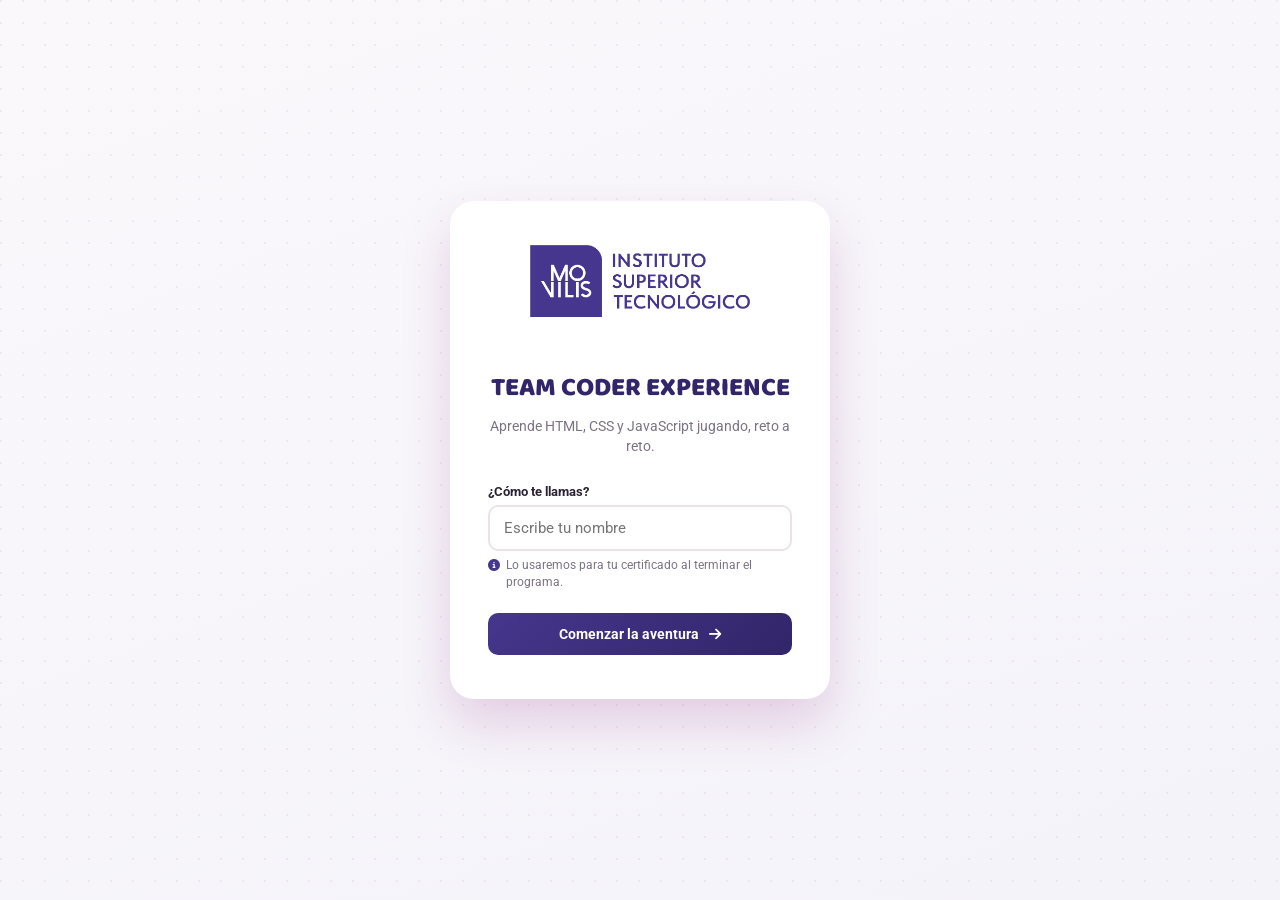
<file: index.html>
<!DOCTYPE html>
<html lang="es">

<head>
  <meta charset="UTF-8">
  <meta name="viewport" content="width=device-width, initial-scale=1.0">
  <title>TEAM CODER EXPERIENCE - Mis Niveles</title>
  <link rel="preconnect" href="https://fonts.googleapis.com">
  <link
    href="https://fonts.googleapis.com/css2?family=Baloo+2:wght@500;600;700;800&family=Roboto:wght@400;500;700&display=swap"
    rel="stylesheet">
  <link rel="stylesheet" href="https://cdnjs.cloudflare.com/ajax/libs/font-awesome/6.5.1/css/all.min.css">
  <link rel="stylesheet" href="styles.css">
</head>

<body class="pagina-niveles">

  <button class="boton-hamburguesa" id="botonHamburguesa" aria-label="Abrir menú">
    <i class="fa-solid fa-bars"></i>
  </button>

  <div class="contenedor-app">
    <aside class="menu-lateral" id="menuLateral">
      <div class="menu-lateral__logo">
        <img src="Logo Movilis Outline.png" alt="Movilis" class="logo-movilis logo-movilis--claro">
        <img src="Logo Movilis Outline Amarillo.png" alt="Movilis" class="logo-movilis logo-movilis--oscuro">
        <span class="logo-marca"><i class="fa-solid fa-code"></i></span>
        <span class="logo-texto">TEAM CODER EXPERIENCE</span>
      </div>

      <nav class="menu-lateral__nav">
        <a href="#" class="enlace-menu enlace-menu--activo" data-vista="niveles">
          <i class="fa-solid fa-route enlace-menu__icono"></i>
          <span>Mis Niveles</span>
        </a>
        <a href="perfil.html" class="enlace-menu" data-vista="perfil">
          <i class="fa-solid fa-user enlace-menu__icono"></i>
          <span>Perfil</span>
        </a>
        <a href="configuracion.html" class="enlace-menu" data-vista="configuracion">
          <i class="fa-solid fa-gear enlace-menu__icono"></i>
          <span>Configuración</span>
        </a>
        <a href="ayuda.html" class="enlace-menu" data-vista="ayuda">
          <i class="fa-solid fa-circle-question enlace-menu__icono"></i>
          <span>Ayuda</span>
        </a>
      </nav>

      <a href="#" class="enlace-menu enlace-menu--salir" data-vista="salir">
        <i class="fa-solid fa-right-from-bracket enlace-menu__icono"></i>
        <span>Cerrar Sesión</span>
      </a>
    </aside>

    <div class="fondo-menu" id="fondoMenu"></div>

    <main class="contenido-principal">
      <header class="encabezado-niveles">
        <div>
          <h1>Mis Niveles</h1>
          <p class="encabezado-niveles__subtitulo" id="textoSaludoJugador">Sigue el sendero y desbloquea cada nivel</p>
        </div>
        <div class="insignia-nivel-usuario">
          <div class="insignia-nivel-usuario__circulo"><span id="textoNivelUsuario">1</span></div>
          <div class="insignia-nivel-usuario__info">
            <span class="insignia-nivel-usuario__etiqueta">Nivel de usuario</span>
            <div class="barra-progreso barra-progreso--mini">
              <div class="barra-progreso__relleno" id="barraXpUsuario" style="width: 0%"></div>
            </div>
            <span class="insignia-nivel-usuario__xp" id="textoXpUsuario">0 / 1500 XP</span>
          </div>
        </div>
      </header>

      <div class="contenedor-sendero">
        <svg class="sendero__lineas" id="senderoLineas"></svg>
        <div class="sendero" id="sendero"></div>
      </div>
    </main>
  </div>

  <div class="popover-nivel" id="popoverNivel"></div>


  <script src="preferencias.js"></script>
  <script src="niveles-datos.js"></script>
  <script src="retos-datos.js"></script>
  <script src="progreso.js"></script>
  <script src="menu.js"></script>
  <script src="script.js"></script>
</body>

</html>
</file>
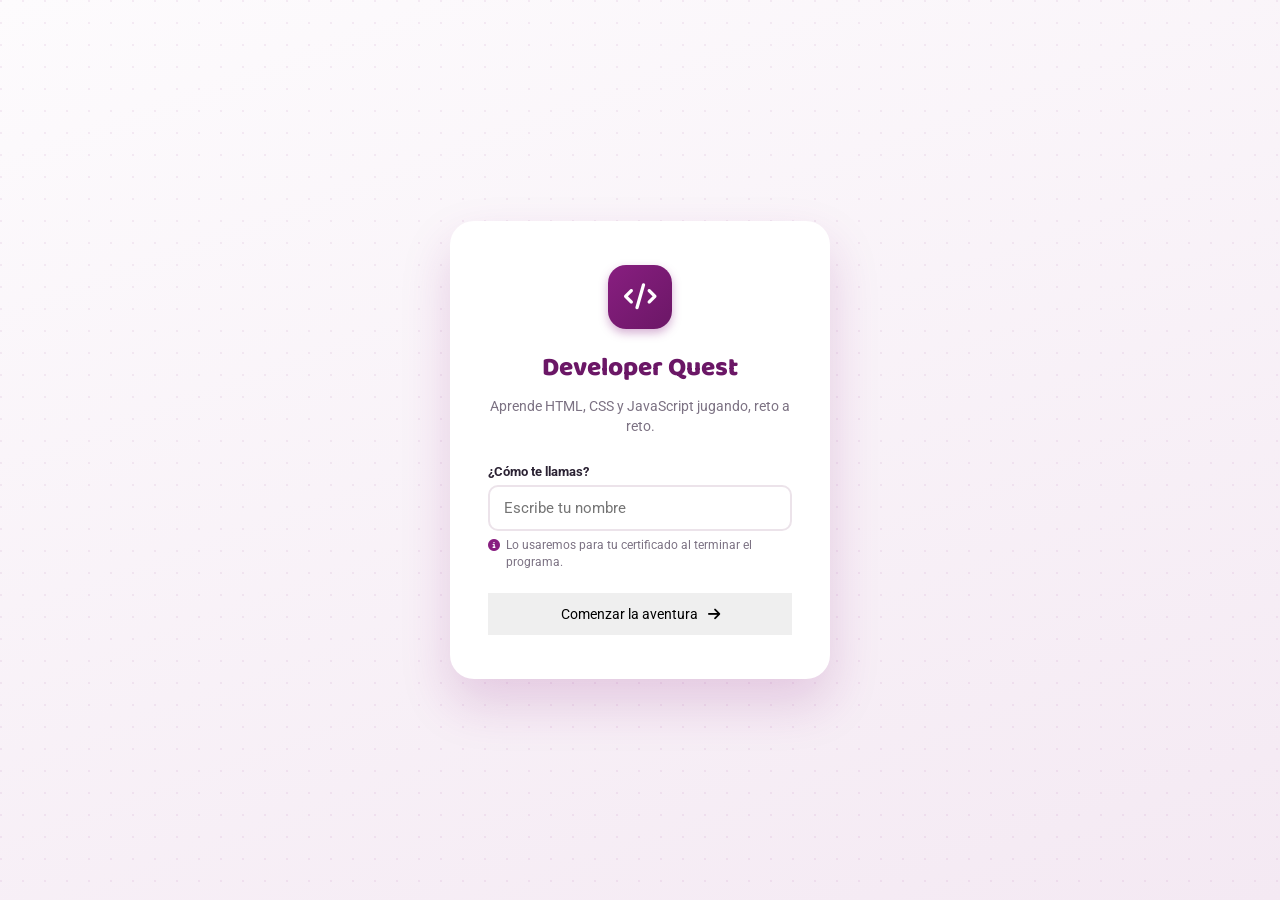
<file: Carrera de desarrollo/Prueba 1/index.html>
<!DOCTYPE html>
<html lang="es">
<head>
  <meta charset="UTF-8">
  <meta name="viewport" content="width=device-width, initial-scale=1.0">
  <title>Developer Quest - Mis Niveles</title>
  <link rel="preconnect" href="https://fonts.googleapis.com">
  <link href="https://fonts.googleapis.com/css2?family=Baloo+2:wght@500;600;700;800&family=Roboto:wght@400;500;700&display=swap" rel="stylesheet">
  <link rel="stylesheet" href="https://cdnjs.cloudflare.com/ajax/libs/font-awesome/6.5.1/css/all.min.css">
  <link rel="stylesheet" href="styles.css">
</head>
<body>

  <button class="boton-hamburguesa" id="botonHamburguesa" aria-label="Abrir menú">
    <i class="fa-solid fa-bars"></i>
  </button>

  <div class="contenedor-app">
    <aside class="menu-lateral" id="menuLateral">
      <div class="menu-lateral__logo">
        <span class="logo-marca"><i class="fa-solid fa-code"></i></span>
        <span class="logo-texto">Developer Quest</span>
      </div>

      <nav class="menu-lateral__nav">
        <a href="#" class="enlace-menu" data-vista="inicio">
          <i class="fa-solid fa-house enlace-menu__icono"></i>
          <span>Inicio</span>
        </a>
        <a href="#" class="enlace-menu enlace-menu--activo" data-vista="niveles">
          <i class="fa-solid fa-route enlace-menu__icono"></i>
          <span>Mis Niveles</span>
        </a>
        <a href="#" class="enlace-menu" data-vista="medallas">
          <i class="fa-solid fa-medal enlace-menu__icono"></i>
          <span>Medallas</span>
        </a>
        <a href="#" class="enlace-menu" data-vista="perfil">
          <i class="fa-solid fa-user enlace-menu__icono"></i>
          <span>Perfil</span>
        </a>
        <a href="#" class="enlace-menu" data-vista="configuracion">
          <i class="fa-solid fa-gear enlace-menu__icono"></i>
          <span>Configuración</span>
        </a>
      </nav>

      <a href="#" class="enlace-menu enlace-menu--salir" data-vista="salir">
        <i class="fa-solid fa-right-from-bracket enlace-menu__icono"></i>
        <span>Cerrar Sesión</span>
      </a>
    </aside>

    <div class="fondo-menu" id="fondoMenu"></div>

    <main class="contenido-principal">
      <header class="encabezado-niveles">
        <div>
          <h1>Mis Niveles</h1>
          <p class="encabezado-niveles__subtitulo" id="textoSaludoJugador">Sigue el sendero y desbloquea cada nivel</p>
        </div>
        <div class="campo-busqueda">
          <i class="fa-solid fa-magnifying-glass"></i>
          <input type="text" id="entradaBusqueda" placeholder="Buscar nivel...">
        </div>
      </header>

      <div class="contenedor-sendero">
        <svg class="sendero__lineas" id="senderoLineas"></svg>
        <div class="sendero" id="sendero"></div>
      </div>
    </main>
  </div>

  <div class="popover-nivel" id="popoverNivel"></div>

  <script src="niveles-datos.js"></script>
  <script src="retos-datos.js"></script>
  <script src="script.js"></script>
</body>
</html>
</file>
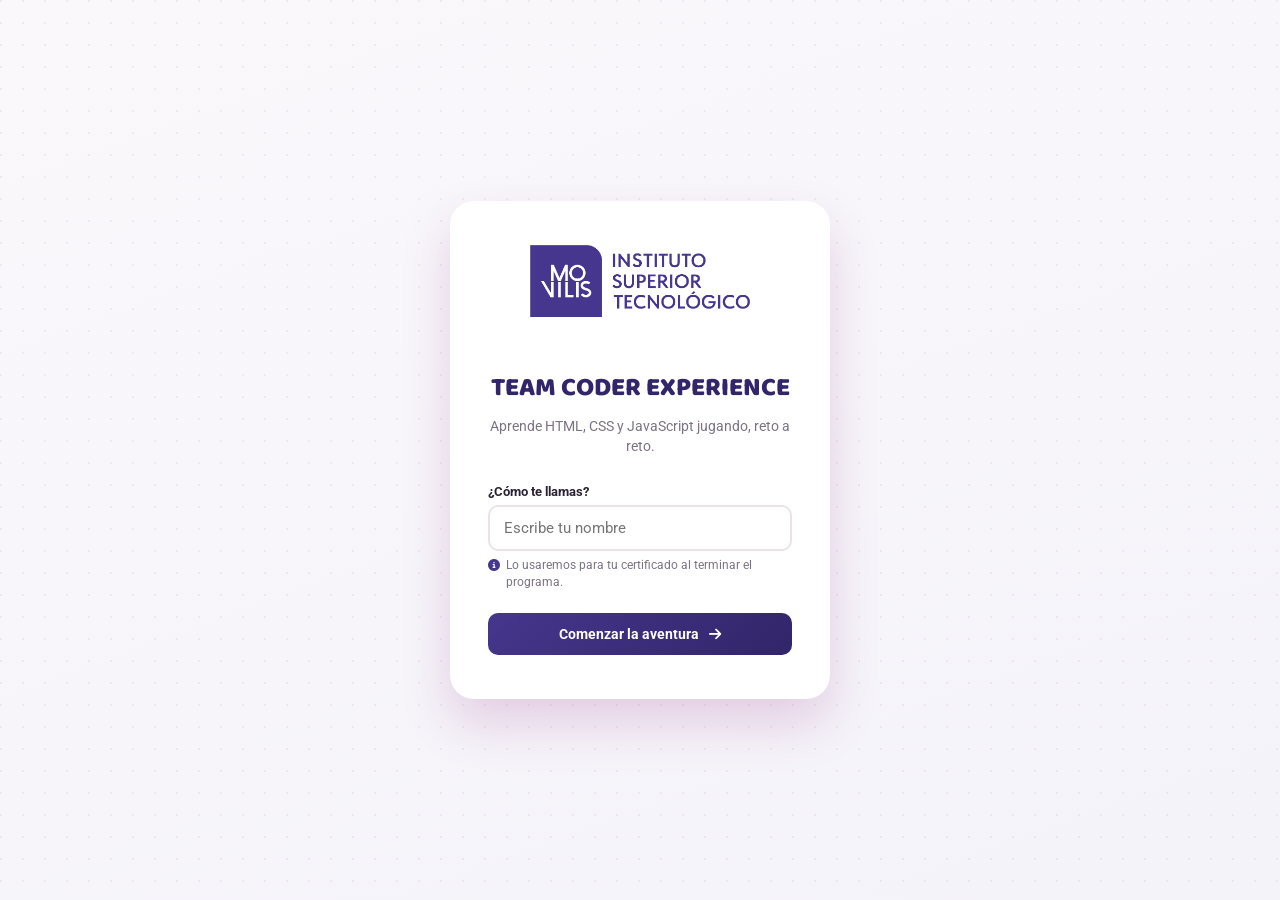
<file: ayuda.html>
<!DOCTYPE html>
<html lang="es">

<head>
  <meta charset="UTF-8">
  <meta name="viewport" content="width=device-width, initial-scale=1.0">
  <title>TEAM CODER EXPERIENCE - Ayuda</title>
  <link rel="preconnect" href="https://fonts.googleapis.com">
  <link
    href="https://fonts.googleapis.com/css2?family=Baloo+2:wght@500;600;700;800&family=Roboto:wght@400;500;700&display=swap"
    rel="stylesheet">
  <link rel="stylesheet" href="https://cdnjs.cloudflare.com/ajax/libs/font-awesome/6.5.1/css/all.min.css">
  <link rel="stylesheet" href="styles.css">
</head>

<body>

  <button class="boton-hamburguesa" id="botonHamburguesa" aria-label="Abrir menú">
    <i class="fa-solid fa-bars"></i>
  </button>

  <div class="contenedor-app">
    <aside class="menu-lateral" id="menuLateral">
      <div class="menu-lateral__logo">
        <img src="Logo Movilis Outline.png" alt="Movilis" class="logo-movilis logo-movilis--claro">
        <img src="Logo Movilis Outline Amarillo.png" alt="Movilis" class="logo-movilis logo-movilis--oscuro">
        <span class="logo-marca"><i class="fa-solid fa-code"></i></span>
        <span class="logo-texto">TEAM CODER EXPERIENCE</span>
      </div>

      <nav class="menu-lateral__nav">
        <a href="index.html" class="enlace-menu" data-vista="niveles">
          <i class="fa-solid fa-route enlace-menu__icono"></i>
          <span>Mis Niveles</span>
        </a>
        <a href="perfil.html" class="enlace-menu" data-vista="perfil">
          <i class="fa-solid fa-user enlace-menu__icono"></i>
          <span>Perfil</span>
        </a>
        <a href="configuracion.html" class="enlace-menu" data-vista="configuracion">
          <i class="fa-solid fa-gear enlace-menu__icono"></i>
          <span>Configuración</span>
        </a>
        <a href="ayuda.html" class="enlace-menu enlace-menu--activo" data-vista="ayuda">
          <i class="fa-solid fa-circle-question enlace-menu__icono"></i>
          <span>Ayuda</span>
        </a>
      </nav>

      <a href="#" class="enlace-menu enlace-menu--salir" data-vista="salir">
        <i class="fa-solid fa-right-from-bracket enlace-menu__icono"></i>
        <span>Cerrar Sesión</span>
      </a>
    </aside>

    <div class="fondo-menu" id="fondoMenu"></div>

    <main class="contenido-principal">
      <header class="encabezado-niveles">
        <div>
          <h1>Ayuda</h1>
          <p class="encabezado-niveles__subtitulo">Todo lo que necesitas saber sobre TEAM CODER EXPERIENCE</p>
        </div>
        <div class="insignia-nivel-usuario">
          <div class="insignia-nivel-usuario__circulo"><span id="textoNivelUsuario">1</span></div>
          <div class="insignia-nivel-usuario__info">
            <span class="insignia-nivel-usuario__etiqueta">Nivel de usuario</span>
            <div class="barra-progreso barra-progreso--mini">
              <div class="barra-progreso__relleno" id="barraXpUsuario" style="width: 0%"></div>
            </div>
            <span class="insignia-nivel-usuario__xp" id="textoXpUsuario">0 / 1500 XP</span>
          </div>
        </div>
      </header>

      <section class="panel">
        <h2 class="panel__titulo"><i class="fa-solid fa-book-open"></i> Sobre la experiencia</h2>
        <div class="acordeon-ayuda">
          <div class="item-ayuda">
            <button class="item-ayuda__boton">
              <span><i class="fa-solid fa-circle-question"></i> ¿Qué es TEAM CODER EXPERIENCE?</span>
              <i class="fa-solid fa-chevron-down"></i>
            </button>
            <div class="item-ayuda__contenido">
              <p>Un recorrido de retos prácticos para aprender los fundamentos del desarrollo web — HTML, CSS y JavaScript — jugando, creado por el Instituto Tecnológico Superior MOVILIS.</p>
            </div>
          </div>

          <div class="item-ayuda">
            <button class="item-ayuda__boton">
              <span><i class="fa-solid fa-bullseye"></i> ¿Cuál es el objetivo?</span>
              <i class="fa-solid fa-chevron-down"></i>
            </button>
            <div class="item-ayuda__contenido">
              <p>Que descubras si te gusta programar, avanzando por 10 niveles que van desde lo más básico hasta un proyecto integrador final.</p>
            </div>
          </div>

          <div class="item-ayuda">
            <button class="item-ayuda__boton">
              <span><i class="fa-solid fa-play"></i> ¿Cómo empiezo?</span>
              <i class="fa-solid fa-chevron-down"></i>
            </button>
            <div class="item-ayuda__contenido">
              <p>Escribe tu nombre en la pantalla de bienvenida y listo — no necesitas usuario, contraseña ni instalar nada.</p>
            </div>
          </div>
        </div>
      </section>

      <section class="panel">
        <h2 class="panel__titulo"><i class="fa-solid fa-route"></i> Niveles y progreso</h2>
        <div class="acordeon-ayuda">
          <div class="item-ayuda">
            <button class="item-ayuda__boton">
              <span><i class="fa-solid fa-layer-group"></i> ¿Cómo funcionan los niveles?</span>
              <i class="fa-solid fa-chevron-down"></i>
            </button>
            <div class="item-ayuda__contenido">
              <p>Cada nivel tiene 5 retos, con un video explicativo, un editor de código y una vista previa en tiempo real. Un nivel se desbloquea cuando completas el 80% del anterior.</p>
            </div>
          </div>

          <div class="item-ayuda">
            <button class="item-ayuda__boton">
              <span><i class="fa-solid fa-flag-checkered"></i> ¿Qué significa completar un nivel?</span>
              <i class="fa-solid fa-chevron-down"></i>
            </button>
            <div class="item-ayuda__contenido">
              <p>Terminar los 5 retos de ese nivel. Al hacerlo se desbloquea el siguiente (si ya tienes el 80%) y en varios niveles aparece un premio.</p>
            </div>
          </div>

          <div class="item-ayuda">
            <button class="item-ayuda__boton">
              <span><i class="fa-solid fa-fingerprint"></i> ¿Cómo funciona mi identificación?</span>
              <i class="fa-solid fa-chevron-down"></i>
            </button>
            <div class="item-ayuda__contenido">
              <p>Al escribir tu nombre se genera automáticamente un código único que te identifica en este navegador — no necesitas usuario ni contraseña.</p>
            </div>
          </div>

          <div class="item-ayuda">
            <button class="item-ayuda__boton">
              <span><i class="fa-solid fa-laptop"></i> ¿Qué pasa si cierro el navegador?</span>
              <i class="fa-solid fa-chevron-down"></i>
            </button>
            <div class="item-ayuda__contenido">
              <p>Nada — tu progreso se guarda automáticamente en este dispositivo y sigue ahí cuando vuelvas, sin que tengas que hacer nada especial.</p>
            </div>
          </div>
        </div>
      </section>

      <section class="panel">
        <h2 class="panel__titulo"><i class="fa-solid fa-award"></i> Premios y avance</h2>
        <div class="acordeon-ayuda">
          <div class="item-ayuda">
            <button class="item-ayuda__boton">
              <span><i class="fa-solid fa-medal"></i> ¿Cómo gano premios?</span>
              <i class="fa-solid fa-chevron-down"></i>
            </button>
            <div class="item-ayuda__contenido">
              <p>Con medallas por logros específicos (velocidad, no usar pistas, dificultad), tarjetas al superar los primeros niveles, y certificados descargables en los grandes hitos del recorrido.</p>
            </div>
          </div>

          <div class="item-ayuda">
            <button class="item-ayuda__boton">
              <span><i class="fa-solid fa-gift"></i> ¿Dónde reclamo mis premios?</span>
              <i class="fa-solid fa-chevron-down"></i>
            </button>
            <div class="item-ayuda__contenido">
              <p>Los certificados se descargan directo desde tu <a href="perfil.html">Perfil</a>. Las medallas y otros reconocimientos físicos se reclaman en tu visita al Instituto.</p>
            </div>
          </div>

          <div class="item-ayuda">
            <button class="item-ayuda__boton">
              <span><i class="fa-solid fa-robot"></i> ¿Cómo funciona la mascota?</span>
              <i class="fa-solid fa-chevron-down"></i>
            </button>
            <div class="item-ayuda__contenido">
              <p>Te acompaña mientras resuelves los retos y reacciona a tu avance. Si prefieres jugar sin ella, puedes ocultarla con el botón "✕" — tu elección queda guardada.</p>
            </div>
          </div>
        </div>
      </section>

      <section class="panel">
        <h2 class="panel__titulo"><i class="fa-solid fa-key"></i> El código de acceso</h2>
        <div class="acordeon-ayuda">
          <div class="item-ayuda">
            <button class="item-ayuda__boton">
              <span><i class="fa-solid fa-hand"></i> ¿Qué pasa después del Nivel 3?</span>
              <i class="fa-solid fa-chevron-down"></i>
            </button>
            <div class="item-ayuda__contenido">
              <p>Se te pedirá un código de acceso para continuar con el resto del recorrido. Es el momento en el que te invitamos a conocer el Instituto en persona.</p>
            </div>
          </div>

          <div class="item-ayuda">
            <button class="item-ayuda__boton">
              <span><i class="fa-solid fa-building-columns"></i> ¿Cómo obtengo el código?</span>
              <i class="fa-solid fa-chevron-down"></i>
            </button>
            <div class="item-ayuda__contenido">
              <p>Visitando el Instituto Tecnológico Superior MOVILIS — ahí también puedes reclamar tus premios y conocer de cerca la carrera de Desarrollo de Software.</p>
            </div>
          </div>

          <div class="item-ayuda">
            <button class="item-ayuda__boton">
              <span><i class="fa-solid fa-forward"></i> ¿Cómo continúo la experiencia?</span>
              <i class="fa-solid fa-chevron-down"></i>
            </button>
            <div class="item-ayuda__contenido">
              <p>Una vez que ingreses el código correcto, sigues jugando exactamente donde te quedaste, con el resto de los niveles ya disponibles.</p>
            </div>
          </div>
        </div>
      </section>
    </main>
  </div>
  <script src="preferencias.js"></script>
  <script src="progreso.js"></script>
  <script src="menu.js"></script>
  <script src="ayuda.js"></script>
</body>

</html>
</file>
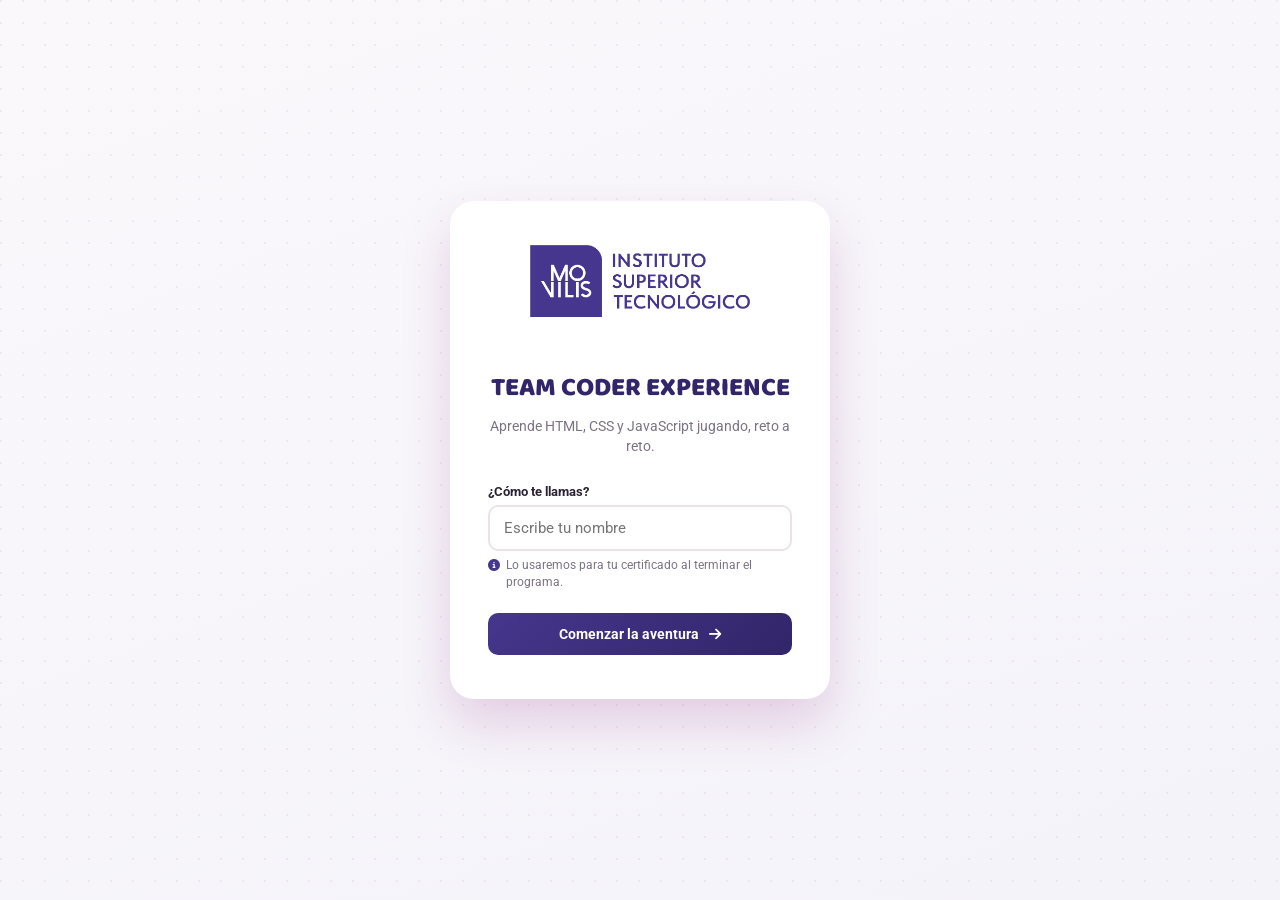
<file: bienvenida.html>
<!DOCTYPE html>
<html lang="es">
<head>
  <meta charset="UTF-8">
  <meta name="viewport" content="width=device-width, initial-scale=1.0">
  <title>TEAM CODER EXPERIENCE - Bienvenida</title>
  <link rel="preconnect" href="https://fonts.googleapis.com">
  <link href="https://fonts.googleapis.com/css2?family=Baloo+2:wght@500;600;700;800&family=Roboto:wght@400;500;700&display=swap" rel="stylesheet">
  <link rel="stylesheet" href="https://cdnjs.cloudflare.com/ajax/libs/font-awesome/6.5.1/css/all.min.css">
  <link rel="stylesheet" href="styles.css">
  <link rel="stylesheet" href="bienvenida.css">
</head>
<body class="pagina-bienvenida">

  <div class="tarjeta-bienvenida">
    <img src="Movilis Logo Texto Violeta.png" alt="Movilis Instituto Superior Tecnológico" class="logo-movilis-completo">
    <h1>TEAM CODER EXPERIENCE</h1>
    <p class="subtitulo-bienvenida">Aprende HTML, CSS y JavaScript jugando, reto a reto.</p>

    <form id="formularioBienvenida">
      <label for="campoNombre">¿Cómo te llamas?</label>
      <input type="text" id="campoNombre" placeholder="Escribe tu nombre" autocomplete="off" maxlength="40" required>
      <p class="error-campo" id="errorNombre"></p>
      <span class="ayuda-campo">
        <i class="fa-solid fa-circle-info"></i>
        Lo usaremos para tu certificado al terminar el programa.
      </span>

      <button type="submit" class="boton-estado boton-comenzar-aventura">
        Comenzar la aventura <i class="fa-solid fa-arrow-right"></i>
      </button>
    </form>
  </div>

  <script src="preferencias.js"></script>
  <script src="bienvenida.js"></script>
</body>
</html>
</file>
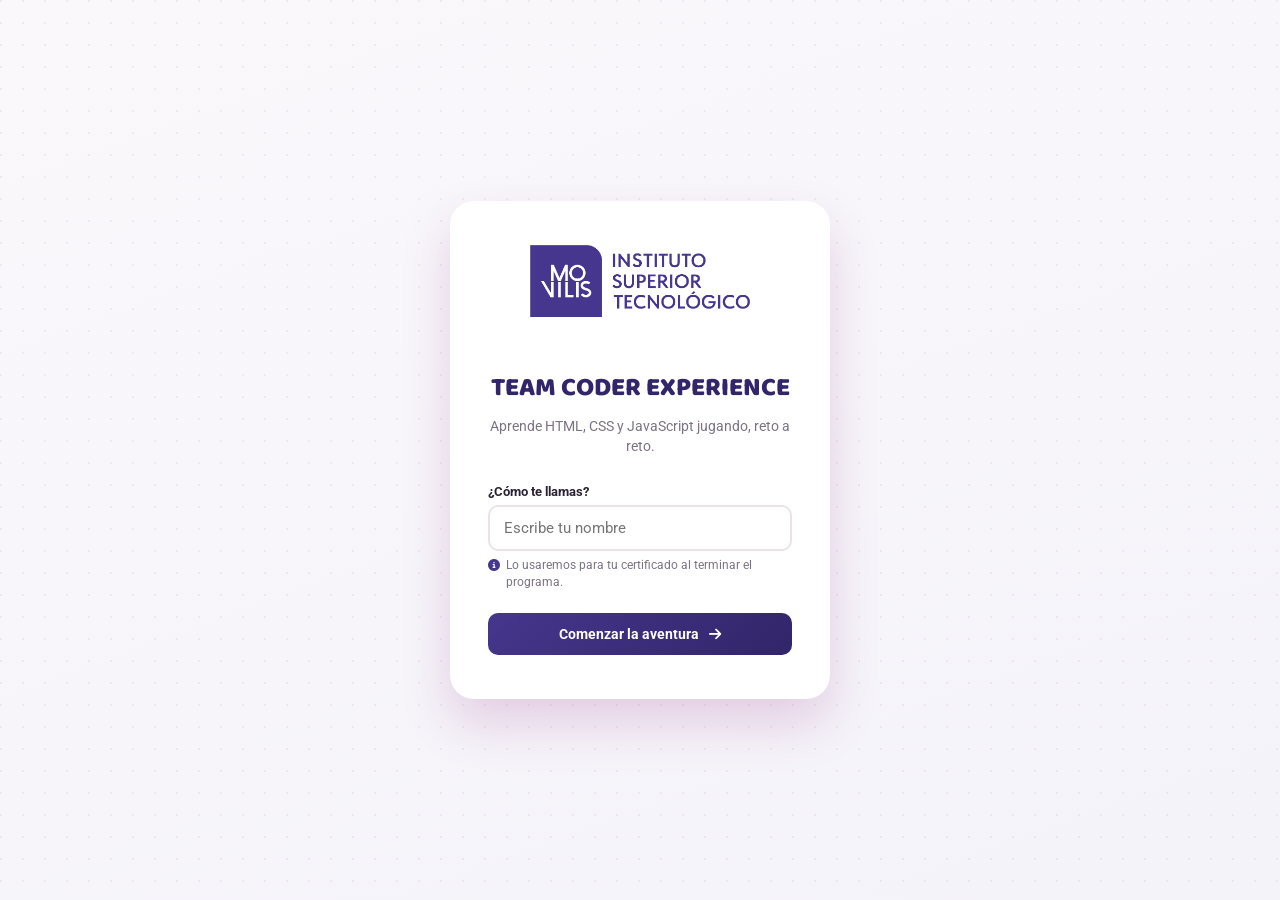
<file: configuracion.html>
<!DOCTYPE html>
<html lang="es">

<head>
  <meta charset="UTF-8">
  <meta name="viewport" content="width=device-width, initial-scale=1.0">
  <title>TEAM CODER EXPERIENCE - Configuración</title>
  <link rel="preconnect" href="https://fonts.googleapis.com">
  <link
    href="https://fonts.googleapis.com/css2?family=Baloo+2:wght@500;600;700;800&family=Roboto:wght@400;500;700&display=swap"
    rel="stylesheet">
  <link rel="stylesheet" href="https://cdnjs.cloudflare.com/ajax/libs/font-awesome/6.5.1/css/all.min.css">
  <link rel="stylesheet" href="styles.css">
  <link rel="stylesheet" href="configuracion.css">
</head>

<body>

  <button class="boton-hamburguesa" id="botonHamburguesa" aria-label="Abrir menú">
    <i class="fa-solid fa-bars"></i>
  </button>

  <div class="contenedor-app">
    <aside class="menu-lateral" id="menuLateral">
      <div class="menu-lateral__logo">
        <img src="Logo Movilis Outline.png" alt="Movilis" class="logo-movilis logo-movilis--claro">
        <img src="Logo Movilis Outline Amarillo.png" alt="Movilis" class="logo-movilis logo-movilis--oscuro">
        <span class="logo-marca"><i class="fa-solid fa-code"></i></span>
        <span class="logo-texto">TEAM CODER EXPERIENCE</span>
      </div>

      <nav class="menu-lateral__nav">
        <a href="index.html" class="enlace-menu" data-vista="niveles">
          <i class="fa-solid fa-route enlace-menu__icono"></i>
          <span>Mis Niveles</span>
        </a>
        <a href="perfil.html" class="enlace-menu" data-vista="perfil">
          <i class="fa-solid fa-user enlace-menu__icono"></i>
          <span>Perfil</span>
        </a>
        <a href="configuracion.html" class="enlace-menu enlace-menu--activo" data-vista="configuracion">
          <i class="fa-solid fa-gear enlace-menu__icono"></i>
          <span>Configuración</span>
        </a>
        <a href="ayuda.html" class="enlace-menu" data-vista="ayuda">
          <i class="fa-solid fa-circle-question enlace-menu__icono"></i>
          <span>Ayuda</span>
        </a>
      </nav>

      <a href="#" class="enlace-menu enlace-menu--salir" data-vista="salir">
        <i class="fa-solid fa-right-from-bracket enlace-menu__icono"></i>
        <span>Cerrar Sesión</span>
      </a>
    </aside>

    <div class="fondo-menu" id="fondoMenu"></div>

    <main class="contenido-principal">
      <header class="encabezado-niveles">
        <div>
          <h1>Configuración</h1>
          <p class="encabezado-niveles__subtitulo">Personaliza tu experiencia en Developer Quest</p>
        </div>
        <div class="insignia-nivel-usuario">
          <div class="insignia-nivel-usuario__circulo"><span id="textoNivelUsuario">1</span></div>
          <div class="insignia-nivel-usuario__info">
            <span class="insignia-nivel-usuario__etiqueta">Nivel de usuario</span>
            <div class="barra-progreso barra-progreso--mini">
              <div class="barra-progreso__relleno" id="barraXpUsuario" style="width: 0%"></div>
            </div>
            <span class="insignia-nivel-usuario__xp" id="textoXpUsuario">0 / 1500 XP</span>
          </div>
        </div>
      </header>

      <section class="panel panel-config">
        <h2 class="panel__titulo"><i class="fa-solid fa-display"></i> Interfaz</h2>

        <div class="fila-config">
          <div class="fila-config__texto">
            <span class="fila-config__etiqueta">Tema</span>
            <span class="fila-config__ayuda">Cambia el estilo visual de toda la plataforma</span>
          </div>
          <div class="selector-tema">
            <button class="selector-tema__opcion" data-tema="claro"><i class="fa-solid fa-sun"></i> Claro</button>
            <button class="selector-tema__opcion" data-tema="oscuro"><i class="fa-solid fa-moon"></i> Oscuro</button>
          </div>
        </div>

        <div class="fila-config">
          <div class="fila-config__texto">
            <span class="fila-config__etiqueta">Tamaño de fuente del editor</span>
            <span class="fila-config__ayuda">Aplica al editor de código dentro de cada reto</span>
          </div>
          <div class="control-slider">
            <input type="range" id="controlTamanoFuente" min="10" max="20" step="1">
            <span id="valorTamanoFuente">14px</span>
          </div>
        </div>
      </section>

      <section class="panel panel-config">
        <h2 class="panel__titulo"><i class="fa-solid fa-volume-high"></i> Audio</h2>

        <div class="fila-config">
          <div class="fila-config__texto">
            <span class="fila-config__etiqueta">Sonidos de interfaz</span>
            <span class="fila-config__ayuda">Reproduce un sonido al completar un reto</span>
          </div>
          <label class="interruptor">
            <input type="checkbox" id="controlSonido">
            <span class="interruptor__deslizador"></span>
          </label>
        </div>

        <div class="fila-config">
          <div class="fila-config__texto">
            <span class="fila-config__etiqueta">Volumen general</span>
            <span class="fila-config__ayuda">Afecta a los sonidos de la interfaz</span>
          </div>
          <div class="control-slider">
            <input type="range" id="controlVolumen" min="0" max="100" step="5">
            <span id="valorVolumen">70%</span>
          </div>
        </div>
      </section>

      <section class="panel panel-config">
        <h2 class="panel__titulo"><i class="fa-solid fa-bell"></i> Notificaciones</h2>

        <div class="fila-config">
          <div class="fila-config__texto">
            <span class="fila-config__etiqueta">Notificaciones de logros</span>
            <span class="fila-config__ayuda">Muestra el aviso de "¡Medalla desbloqueada!" al completar retos</span>
          </div>
          <label class="interruptor">
            <input type="checkbox" id="controlNotifLogros">
            <span class="interruptor__deslizador"></span>
          </label>
        </div>
      </section>
    </main>
  </div>
  <script src="preferencias.js"></script>
  <script src="progreso.js"></script>
  <script src="menu.js"></script>
  <script src="configuracion.js"></script>
</body>

</html>
</file>
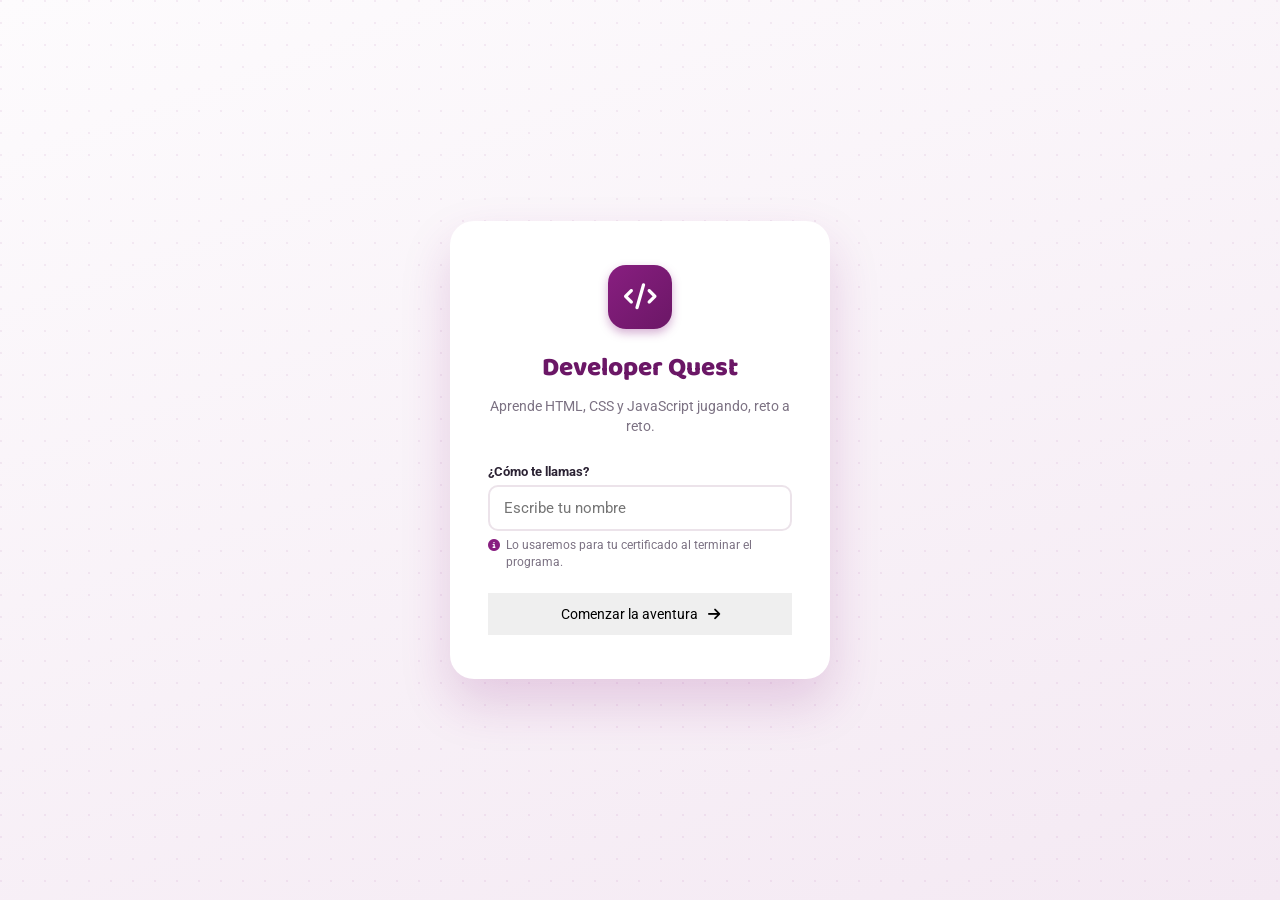
<file: Carrera de desarrollo/Prueba 1/bienvenida.html>
<!DOCTYPE html>
<html lang="es">
<head>
  <meta charset="UTF-8">
  <meta name="viewport" content="width=device-width, initial-scale=1.0">
  <title>Developer Quest - Bienvenida</title>
  <link rel="preconnect" href="https://fonts.googleapis.com">
  <link href="https://fonts.googleapis.com/css2?family=Baloo+2:wght@500;600;700;800&family=Roboto:wght@400;500;700&display=swap" rel="stylesheet">
  <link rel="stylesheet" href="https://cdnjs.cloudflare.com/ajax/libs/font-awesome/6.5.1/css/all.min.css">
  <link rel="stylesheet" href="styles.css">
  <link rel="stylesheet" href="bienvenida.css">
</head>
<body class="pagina-bienvenida">

  <div class="tarjeta-bienvenida">
    <div class="logo-marca logo-marca--grande"><i class="fa-solid fa-code"></i></div>
    <h1>Developer Quest</h1>
    <p class="subtitulo-bienvenida">Aprende HTML, CSS y JavaScript jugando, reto a reto.</p>

    <form id="formularioBienvenida">
      <label for="campoNombre">¿Cómo te llamas?</label>
      <input type="text" id="campoNombre" placeholder="Escribe tu nombre" autocomplete="off" maxlength="40" required>
      <span class="ayuda-campo">
        <i class="fa-solid fa-circle-info"></i>
        Lo usaremos para tu certificado al terminar el programa.
      </span>

      <button type="submit" class="boton-estado boton-comenzar-aventura">
        Comenzar la aventura <i class="fa-solid fa-arrow-right"></i>
      </button>
    </form>
  </div>

  <script src="bienvenida.js"></script>
</body>
</html>
</file>
<file: styles.css>
* {
  margin: 0;
  padding: 0;
  box-sizing: border-box;
}

:root {
  --morado: #46368d;
  --morado-oscuro: #322569;
  --morado-claro: #f4f3f9;
  --amarillo: #f9eb1d;
  --amarillo-oscuro: #e6d610;
  --verde-exito: #2f9e6b;
  --verde-exito-oscuro: #1f7a4f;
  --gris-bloqueado: #b3aab8;
  --fondo: #faf8fb;
  --tarjeta: #ffffff;
  --borde: #ece3ea;
  --texto: #2b2233;
  --texto-secundario: #7c7283;
  --ancho-menu: 256px;
  --fuente-titulos: 'Baloo 2', sans-serif;
  --fuente-texto: 'Roboto', sans-serif;

  /* --morado/--morado-oscuro también se usan como FONDO (botones, degradados),
     donde siempre van con texto blanco y no necesitan cambiar con el tema.
     Estos dos son para cuando el morado es el TEXTO/ícono sobre una superficie
     de la tarjeta: en modo oscuro necesitan aclararse para seguir siendo legibles. */
  --morado-texto: var(--morado);
  --morado-oscuro-texto: var(--morado-oscuro);

  /* Superficies y estados, reutilizados en varias pantallas */
  --superficie-sutil: #faf8fb;
  --superficie-hover: #f1eef2;
  --realce-hover: #e2ddf0;
  --contorno-suave: #e6dee5;
  --pista-progreso: #efe9ee;
  --sombra-borde: #d8d2d7;
  --exito-fondo: #eafaf1;
  --exito-texto: #1f6e45;
  --advertencia-fondo: #fff7e0;
  --advertencia-texto: #b8860b;
  --error-texto: #c0392b;
  --peligro: #b04848;
  --peligro-hover-fondo: #fbeaea;
  --estrella-vacia: #ddd6dc;

  /* Capa de puntitos usada como fondo en varias pantallas (body, bienvenida) */
  --patron-puntos: radial-gradient(circle at 1px 1px, rgba(136, 30, 128, 0.07) 1px, transparent 0) 0 0 / 22px 22px;
}

/* ===== TEMA OSCURO (RF-016.1), activado desde Configuración ===== */
:root[data-tema="oscuro"] {
  --morado-claro: #2d2749;
  --gris-bloqueado: #5c5462;
  --fondo: #1b1420;
  --tarjeta: #241a29;
  --borde: #3a2d40;
  --texto: #f1eaf0;
  --texto-secundario: #b8aebd;

  --morado-texto: #a698e1;
  --morado-oscuro-texto: #c7c0e7;

  --superficie-sutil: #2c2030;
  --superficie-hover: #33263a;
  --realce-hover: #3f3660;
  --contorno-suave: #3a2d40;
  --pista-progreso: #362b3d;
  --sombra-borde: #4a3d52;
  --exito-fondo: #163d2a;
  --exito-texto: #6fd9a3;
  --advertencia-fondo: #4a3c12;
  --advertencia-texto: #f0c419;
  --error-texto: #ff6b6b;
  --peligro: #e88a8a;
  --peligro-hover-fondo: #3d2020;
  --estrella-vacia: #57485e;
}

body {
  font-family: var(--fuente-texto);
  background:
    var(--patron-puntos),
    var(--fondo);
  color: var(--texto);
}

a {
  text-decoration: none;
  color: inherit;
}

button {
  font-family: var(--fuente-texto);
  cursor: pointer;
  border: none;
}

/* ===== PANELES Y BOTONES COMPARTIDOS (usados en varias pantallas) ===== */
.panel {
  background: var(--tarjeta);
  border: 1px solid var(--borde);
  border-radius: 16px;
  padding: 18px;
  display: flex;
  flex-direction: column;
  gap: 14px;
}

.panel__titulo {
  font-family: var(--fuente-titulos);
  font-size: 15px;
  font-weight: 700;
  display: flex;
  align-items: center;
  gap: 8px;
  color: var(--morado-oscuro-texto);
}

.texto-vacio {
  font-size: 13px;
  color: var(--texto-secundario);
  text-align: center;
  padding: 12px 0;
}

/* ===== ACORDEÓN DE AYUDA (compartido entre reto.html y ayuda.html) ===== */
.acordeon-ayuda {
  display: flex;
  flex-direction: column;
  gap: 10px;
}

.item-ayuda {
  border: 1px solid var(--borde);
  border-radius: 10px;
  overflow: hidden;
}

.item-ayuda__boton {
  width: 100%;
  background: var(--superficie-sutil);
  padding: 12px 14px;
  display: flex;
  align-items: center;
  justify-content: space-between;
  font-size: 13px;
  font-weight: 600;
  color: var(--texto);
}

.item-ayuda__boton:disabled {
  color: var(--gris-bloqueado);
  cursor: not-allowed;
}

.item-ayuda__boton i:last-child {
  transition: transform 0.2s ease;
  font-size: 11px;
  color: var(--texto-secundario);
}

.item-ayuda.abierto .item-ayuda__boton i:last-child {
  transform: rotate(180deg);
}

.item-ayuda__contenido {
  display: none;
  padding: 14px;
  font-size: 13px;
  line-height: 1.5;
  border-top: 1px solid var(--borde);
}

.item-ayuda.abierto .item-ayuda__contenido {
  display: block;
}

.item-ayuda__contenido code {
  background: var(--morado-claro);
  color: var(--morado-oscuro-texto);
  padding: 1px 5px;
  border-radius: 5px;
}

.bloque-nivel-grande {
  display: flex;
  align-items: center;
  gap: 18px;
}

.nivel-grande {
  width: 68px;
  height: 68px;
  flex-shrink: 0;
  border-radius: 50%;
  background: linear-gradient(135deg, var(--amarillo), var(--amarillo-oscuro));
  color: var(--morado-oscuro);
  font-family: var(--fuente-titulos);
  font-weight: 800;
  font-size: 26px;
  display: flex;
  align-items: center;
  justify-content: center;
}

.bloque-nivel-grande__info {
  flex: 1;
  display: flex;
  flex-direction: column;
  gap: 6px;
  font-size: 12px;
  color: var(--texto-secundario);
}

.boton-estado {
  display: inline-flex;
  align-items: center;
  justify-content: center;
  gap: 8px;
  background: linear-gradient(135deg, var(--morado), var(--morado-oscuro));
  color: #fff;
  font-weight: 700;
  font-size: 14px;
  padding: 11px 20px;
  border-radius: 10px;
  transition: filter 0.2s ease, opacity 0.2s ease;
}

.boton-estado:hover:not(:disabled) {
  filter: brightness(1.08);
}

.boton-estado:disabled {
  opacity: 0.5;
  cursor: not-allowed;
}

.boton-estado--completado {
  background: linear-gradient(135deg, var(--verde-exito), var(--verde-exito-oscuro));
}

.boton-secundario {
  display: inline-flex;
  align-items: center;
  gap: 8px;
  background: var(--morado-claro);
  color: var(--morado-texto);
  font-weight: 600;
  font-size: 13px;
  padding: 9px 16px;
  border-radius: 9px;
  transition: background 0.2s ease;
}

.boton-secundario:hover:not(:disabled) {
  background: var(--realce-hover);
}

.boton-secundario:disabled {
  opacity: 0.5;
  cursor: not-allowed;
}

.boton-texto {
  background: none;
  color: var(--morado-texto);
  font-size: 12px;
  font-weight: 600;
}

/* ===== ESTRUCTURA GENERAL ===== */
.contenedor-app {
  display: flex;
  min-height: 100vh;
}

/* ===== MENÚ LATERAL ===== */
.menu-lateral {
  width: var(--ancho-menu);
  flex-shrink: 0;
  background: var(--tarjeta);
  border-right: 1px solid var(--borde);
  display: flex;
  flex-direction: column;
  padding: 24px 16px;
  position: sticky;
  top: 0;
  height: 100vh;
  transition: transform 0.3s ease;
  z-index: 100;
}

.menu-lateral__logo {
  display: flex;
  align-items: center;
  gap: 12px;
  padding: 0 8px 24px 8px;
  border-bottom: 1px solid var(--borde);
  margin-bottom: 20px;
}

/* Logo de marca Movilis: se usan dos versiones (contorno morado / contorno
   amarillo) para mantener contraste según el tema claro u oscuro activo. */
.logo-movilis {
  width: 52px;
  height: 52px;
  object-fit: contain;
  flex-shrink: 0;
}

.logo-movilis--oscuro {
  display: none;
}

:root[data-tema="oscuro"] .logo-movilis--claro {
  display: none;
}

:root[data-tema="oscuro"] .logo-movilis--oscuro {
  display: block;
}

.logo-marca {
  width: 40px;
  height: 40px;
  border-radius: 11px;
  background: linear-gradient(135deg, var(--morado), var(--morado-oscuro));
  color: #fff;
  font-size: 16px;
  display: flex;
  align-items: center;
  justify-content: center;
  box-shadow: 0 4px 10px rgba(136, 30, 128, 0.35);
}

.logo-texto {
  font-family: var(--fuente-titulos);
  font-weight: 600;
  font-size: 15px;
  letter-spacing: 0.2px;
}

.menu-lateral__nav {
  display: flex;
  flex-direction: column;
  gap: 4px;
  flex: 1;
}

.enlace-menu {
  display: flex;
  align-items: center;
  gap: 14px;
  padding: 11px 12px;
  border-radius: 10px;
  color: var(--texto-secundario);
  font-weight: 500;
  font-size: 14px;
  transition: background 0.2s ease, color 0.2s ease;
}

.enlace-menu:hover {
  background: var(--morado-claro);
  color: var(--morado-texto);
}

.enlace-menu--activo {
  background: var(--morado-claro);
  color: var(--morado-texto);
  font-weight: 700;
}

.enlace-menu__icono {
  font-size: 16px;
  width: 20px;
  text-align: center;
}

.enlace-menu--salir {
  border-top: 1px solid var(--borde);
  padding-top: 16px;
  margin-top: 8px;
  color: var(--peligro);
}

.enlace-menu--salir:hover {
  background: var(--peligro-hover-fondo);
  color: var(--peligro);
}

.fondo-menu {
  display: none;
}

.boton-hamburguesa {
  display: none;
  position: fixed;
  top: 16px;
  left: 16px;
  z-index: 200;
  background: var(--tarjeta);
  border-radius: 9px;
  width: 44px;
  height: 44px;
  align-items: center;
  justify-content: center;
  font-size: 16px;
  color: var(--morado-texto);
  box-shadow: 0 2px 10px rgba(0, 0, 0, 0.15);
}

/* ===== CONTENIDO PRINCIPAL ===== */
.contenido-principal {
  flex: 1;
  padding: 36px 44px;
  max-width: 1320px;
}

.encabezado-niveles {
  display: flex;
  align-items: center;
  justify-content: space-between;
  flex-wrap: wrap;
  gap: 16px;
}

.encabezado-niveles h1 {
  font-family: var(--fuente-titulos);
  font-size: 32px;
  font-weight: 700;
  color: var(--morado-oscuro-texto);
  letter-spacing: 0.3px;
}

.encabezado-niveles__subtitulo {
  color: var(--texto-secundario);
  margin-top: 4px;
  font-size: 14px;
}

/* ===== INSIGNIA DE NIVEL DE USUARIO (RF-008) ===== */
.insignia-nivel-usuario {
  display: flex;
  align-items: center;
  gap: 12px;
  background: var(--tarjeta);
  border: 1px solid var(--borde);
  border-radius: 12px;
  padding: 8px 16px 8px 8px;
}

.insignia-nivel-usuario__circulo {
  width: 40px;
  height: 40px;
  flex-shrink: 0;
  border-radius: 50%;
  background: linear-gradient(135deg, var(--amarillo), var(--amarillo-oscuro));
  color: var(--morado-oscuro);
  font-family: var(--fuente-titulos);
  font-weight: 800;
  font-size: 17px;
  display: flex;
  align-items: center;
  justify-content: center;
}

.insignia-nivel-usuario__info {
  display: flex;
  flex-direction: column;
  gap: 3px;
  min-width: 130px;
}

.insignia-nivel-usuario__etiqueta {
  font-size: 11px;
  font-weight: 700;
  color: var(--texto-secundario);
  text-transform: uppercase;
  letter-spacing: 0.4px;
}

.insignia-nivel-usuario__xp {
  font-size: 11px;
  color: var(--texto-secundario);
}

.barra-progreso--mini {
  width: 100%;
  height: 5px;
}

/* ===== SENDERO DE NIVELES ===== */
.contenedor-sendero {
  position: relative;
  padding: 36px 0 70px;
}

/* Marca de agua del logo Movilis: solo en "Mis Niveles", centrada en la
   zona del sendero (a la derecha del menú lateral), fija a la pantalla. */
.pagina-niveles::before {
  content: "";
  position: fixed;
  top: 0;
  left: var(--ancho-menu);
  right: 0;
  bottom: 0;
  background: url("Logo Movilis Outline Amarillo.png") no-repeat center center / 340px auto;
  opacity: 0.18;
  pointer-events: none;
  z-index: -1;
}

.sendero {
  position: relative;
  max-width: 580px;
  margin: 0 auto;
}

.sendero__lineas {
  position: absolute;
  top: 0;
  left: 50%;
  transform: translateX(-50%);
  width: 100%;
  max-width: 580px;
  height: 100%;
  overflow: visible;
  pointer-events: none;
}

.ruta-base {
  fill: none;
  stroke: var(--contorno-suave);
  stroke-width: 6;
  stroke-linecap: round;
  stroke-dasharray: 2 18;
}

.ruta-recorrida {
  fill: none;
  stroke: url(#degradadoRuta);
  stroke-width: 6;
  stroke-linecap: round;
}

/* ===== NODO DE NIVEL ===== */
.nodo-nivel {
  position: absolute;
  transform: translate(-50%, -50%);
  width: 100px;
  height: 100px;
  border-radius: 50%;
  display: flex;
  align-items: center;
  justify-content: center;
  background: linear-gradient(160deg, var(--tarjeta), var(--morado-claro));
  border: 5px solid var(--tarjeta);
  box-shadow: 0 7px 0 var(--morado-oscuro-texto), 0 10px 16px rgba(136, 30, 128, 0.22);
  color: var(--morado-texto);
  font-size: 30px;
  appearance: none;
  padding: 0;
  z-index: 2;
  transition: transform 0.15s ease, box-shadow 0.15s ease;
}

.nodo-nivel:hover {
  transform: translate(-50%, -54%);
}

.nodo-nivel:active {
  transform: translate(-50%, -47%);
  box-shadow: 0 2px 0 var(--morado-oscuro-texto), 0 4px 8px rgba(136, 30, 128, 0.22);
}

.nodo-nivel__numero {
  position: absolute;
  top: -8px;
  right: -8px;
  width: 30px;
  height: 30px;
  border-radius: 50%;
  background: linear-gradient(135deg, var(--morado), var(--morado-oscuro));
  color: #fff;
  font-family: var(--fuente-titulos);
  font-size: 13px;
  font-weight: 700;
  display: flex;
  align-items: center;
  justify-content: center;
  border: 2px solid var(--tarjeta);
  box-shadow: 0 2px 4px rgba(0, 0, 0, 0.2);
}

.nodo-nivel--completado {
  background: linear-gradient(160deg, var(--tarjeta), var(--exito-fondo));
  color: var(--verde-exito);
  box-shadow: 0 6px 0 var(--verde-exito-oscuro), 0 8px 14px rgba(47, 158, 107, 0.22);
}

.nodo-nivel--completado .nodo-nivel__numero {
  background: linear-gradient(135deg, var(--verde-exito), var(--verde-exito-oscuro));
}

.nodo-nivel--actual {
  width: 116px;
  height: 116px;
  font-size: 36px;
  animation: pulso-actual 1.8s ease-in-out infinite;
}

.nodo-nivel--bloqueado {
  background: var(--superficie-hover);
  color: var(--gris-bloqueado);
  box-shadow: 0 6px 0 var(--sombra-borde), 0 8px 14px rgba(0, 0, 0, 0.06);
}

.nodo-nivel--bloqueado .nodo-nivel__numero {
  background: linear-gradient(135deg, var(--gris-bloqueado), #9c93a1);
}

.nodo-nivel--bloqueado:hover {
  transform: translate(-50%, -50%);
}

@keyframes pulso-actual {
  0%, 100% { box-shadow: 0 6px 0 var(--morado-oscuro-texto), 0 0 0 0 rgba(136, 30, 128, 0.35); }
  50% { box-shadow: 0 6px 0 var(--morado-oscuro-texto), 0 0 0 14px rgba(136, 30, 128, 0); }
}

.etiqueta-actual {
  position: absolute;
  top: -36px;
  left: 50%;
  transform: translateX(-50%);
  background: var(--amarillo);
  color: var(--morado-oscuro);
  font-family: var(--fuente-titulos);
  font-weight: 700;
  font-size: 11px;
  padding: 4px 10px;
  border-radius: 20px;
  white-space: nowrap;
  box-shadow: 0 3px 6px rgba(0, 0, 0, 0.15);
  animation: rebote-etiqueta 1.6s ease-in-out infinite;
}

@keyframes rebote-etiqueta {
  0%, 100% { transform: translateX(-50%) translateY(0); }
  50% { transform: translateX(-50%) translateY(-4px); }
}

/* ===== POPOVER DE DETALLE DE NIVEL ===== */
.popover-nivel {
  position: fixed;
  display: none;
  width: 300px;
  max-width: calc(100vw - 32px);
  background: var(--tarjeta);
  border-radius: 20px;
  padding: 20px;
  box-shadow: 0 18px 40px rgba(43, 34, 51, 0.25);
  border: 1px solid var(--borde);
  z-index: 300;
}

.popover-nivel.visible {
  display: block;
}

.popover-nivel__cerrar {
  position: absolute;
  top: 10px;
  right: 10px;
  width: 28px;
  height: 28px;
  border-radius: 50%;
  background: var(--superficie-hover);
  color: var(--texto-secundario);
  display: flex;
  align-items: center;
  justify-content: center;
  font-size: 13px;
}

.popover-nivel__cerrar:hover {
  background: var(--contorno-suave);
}

.popover-nivel__encabezado {
  display: flex;
  align-items: center;
  gap: 12px;
  margin-bottom: 12px;
  padding-right: 20px;
}

.popover-nivel__icono {
  width: 48px;
  height: 48px;
  border-radius: 50%;
  background: var(--morado-claro);
  color: var(--morado-texto);
  display: flex;
  align-items: center;
  justify-content: center;
  font-size: 20px;
  flex-shrink: 0;
}

.popover-nivel__eyebrow {
  font-size: 11px;
  color: var(--texto-secundario);
  text-transform: uppercase;
  letter-spacing: 0.5px;
  font-weight: 700;
}

.popover-nivel__titulo {
  font-family: var(--fuente-titulos);
  font-weight: 700;
  font-size: 16px;
}

.popover-nivel__descripcion {
  font-size: 13px;
  color: var(--texto-secundario);
  line-height: 1.4;
  margin-bottom: 14px;
}

.popover-nivel__bloqueo {
  display: flex;
  gap: 10px;
  align-items: flex-start;
  font-size: 13px;
  color: var(--texto-secundario);
  line-height: 1.4;
}

.popover-nivel__bloqueo i {
  color: var(--gris-bloqueado);
  font-size: 18px;
  margin-top: 2px;
}

.popover-nivel__boton {
  width: 100%;
  margin-top: 4px;
}

/* ===== BLOQUE DE PROGRESO Y RETOS (dentro del popover) ===== */
.bloque-progreso {
  display: flex;
  flex-direction: column;
  gap: 6px;
  margin-bottom: 14px;
}

.barra-progreso {
  width: 100%;
  height: 7px;
  background: var(--pista-progreso);
  border-radius: 6px;
  overflow: hidden;
}

.barra-progreso__relleno {
  height: 100%;
  background: linear-gradient(90deg, var(--morado), var(--morado-oscuro));
  border-radius: 6px;
  transition: width 0.4s ease;
}

.texto-progreso {
  font-size: 12px;
  color: var(--texto-secundario);
}

.bloque-estrellas {
  font-size: 12px;
  font-weight: 600;
  color: var(--texto-secundario);
  display: flex;
  align-items: center;
  gap: 4px;
}

.bloque-estrellas i {
  color: var(--amarillo-oscuro);
  font-size: 13px;
}

.lista-retos {
  display: flex;
  flex-direction: column;
  gap: 6px;
  max-height: 170px;
  overflow-y: auto;
  margin-top: 14px;
  padding-top: 12px;
  border-top: 1px solid var(--borde);
}

.fila-reto {
  display: flex;
  align-items: center;
  justify-content: space-between;
  padding: 7px 10px;
  border-radius: 8px;
  background: var(--superficie-sutil);
  font-size: 12px;
}

.fila-reto__nombre {
  display: flex;
  align-items: center;
  gap: 8px;
}

.fila-reto__icono--completado { color: var(--verde-exito); }
.fila-reto__icono--en-progreso { color: var(--morado-texto); }
.fila-reto__icono--no-iniciado { color: var(--gris-bloqueado); }

.fila-reto__estrellas {
  color: var(--amarillo-oscuro);
  font-size: 11px;
  display: flex;
  gap: 2px;
  flex-shrink: 0;
}

.fila-reto__estrellas .fa-star.vacia {
  color: var(--estrella-vacia);
}

/* ===== RESPONSIVE ===== */
@media (max-width: 1200px) {
  .menu-lateral {
    position: fixed;
    left: 0;
    transform: translateX(-100%);
    box-shadow: 4px 0 18px rgba(0, 0, 0, 0.15);
  }

  /* El menú lateral se oculta, así que la marca de agua vuelve a centrarse
     en todo el ancho de la pantalla. */
  .pagina-niveles::before {
    left: 0;
  }

  .menu-lateral--abierto {
    transform: translateX(0);
  }

  .fondo-menu--visible {
    display: block;
    position: fixed;
    inset: 0;
    background: rgba(43, 34, 51, 0.45);
    z-index: 90;
  }

  .boton-hamburguesa {
    display: flex;
  }

  .contenido-principal {
    padding: 84px 20px 32px 20px;
  }
}

@media (max-width: 600px) {
  .encabezado-niveles {
    flex-direction: column;
    align-items: stretch;
  }
}
</file>
<file: Carrera de desarrollo/Prueba 1/styles.css>
* {
  margin: 0;
  padding: 0;
  box-sizing: border-box;
}

:root {
  --morado: #881e80;
  --morado-oscuro: #6b1766;
  --morado-claro: #f4e9f3;
  --amarillo: #f9eb1d;
  --amarillo-oscuro: #e6d610;
  --verde-exito: #2f9e6b;
  --verde-exito-oscuro: #1f7a4f;
  --gris-bloqueado: #b3aab8;
  --fondo: #faf8fb;
  --tarjeta: #ffffff;
  --borde: #ece3ea;
  --texto: #2b2233;
  --texto-secundario: #7c7283;
  --ancho-menu: 256px;
  --fuente-titulos: 'Baloo 2', sans-serif;
  --fuente-texto: 'Roboto', sans-serif;
}

body {
  font-family: var(--fuente-texto);
  background:
    radial-gradient(circle at 1px 1px, rgba(136, 30, 128, 0.07) 1px, transparent 0) 0 0 / 22px 22px,
    var(--fondo);
  color: var(--texto);
}

a {
  text-decoration: none;
  color: inherit;
}

button {
  font-family: var(--fuente-texto);
  cursor: pointer;
  border: none;
}

/* ===== ESTRUCTURA GENERAL ===== */
.contenedor-app {
  display: flex;
  min-height: 100vh;
}

/* ===== MENÚ LATERAL ===== */
.menu-lateral {
  width: var(--ancho-menu);
  flex-shrink: 0;
  background: var(--tarjeta);
  border-right: 1px solid var(--borde);
  display: flex;
  flex-direction: column;
  padding: 24px 16px;
  position: sticky;
  top: 0;
  height: 100vh;
  transition: transform 0.3s ease;
  z-index: 100;
}

.menu-lateral__logo {
  display: flex;
  align-items: center;
  gap: 12px;
  padding: 0 8px 24px 8px;
  border-bottom: 1px solid var(--borde);
  margin-bottom: 20px;
}

.logo-marca {
  width: 40px;
  height: 40px;
  border-radius: 11px;
  background: linear-gradient(135deg, var(--morado), var(--morado-oscuro));
  color: #fff;
  font-size: 16px;
  display: flex;
  align-items: center;
  justify-content: center;
  box-shadow: 0 4px 10px rgba(136, 30, 128, 0.35);
}

.logo-texto {
  font-family: var(--fuente-titulos);
  font-weight: 600;
  font-size: 15px;
  letter-spacing: 0.2px;
}

.menu-lateral__nav {
  display: flex;
  flex-direction: column;
  gap: 4px;
  flex: 1;
}

.enlace-menu {
  display: flex;
  align-items: center;
  gap: 14px;
  padding: 11px 12px;
  border-radius: 10px;
  color: var(--texto-secundario);
  font-weight: 500;
  font-size: 14px;
  transition: background 0.2s ease, color 0.2s ease;
}

.enlace-menu:hover {
  background: var(--morado-claro);
  color: var(--morado);
}

.enlace-menu--activo {
  background: var(--morado-claro);
  color: var(--morado);
  font-weight: 700;
}

.enlace-menu__icono {
  font-size: 16px;
  width: 20px;
  text-align: center;
}

.enlace-menu--salir {
  border-top: 1px solid var(--borde);
  padding-top: 16px;
  margin-top: 8px;
  color: #b04848;
}

.enlace-menu--salir:hover {
  background: #fbeaea;
  color: #b04848;
}

.fondo-menu {
  display: none;
}

.boton-hamburguesa {
  display: none;
  position: fixed;
  top: 16px;
  left: 16px;
  z-index: 200;
  background: #fff;
  border-radius: 9px;
  width: 44px;
  height: 44px;
  align-items: center;
  justify-content: center;
  font-size: 16px;
  color: var(--morado);
  box-shadow: 0 2px 10px rgba(0, 0, 0, 0.15);
}

/* ===== CONTENIDO PRINCIPAL ===== */
.contenido-principal {
  flex: 1;
  padding: 36px 44px;
  max-width: 1320px;
}

.encabezado-niveles {
  display: flex;
  align-items: center;
  justify-content: space-between;
  flex-wrap: wrap;
  gap: 16px;
}

.encabezado-niveles h1 {
  font-family: var(--fuente-titulos);
  font-size: 32px;
  font-weight: 700;
  color: var(--morado-oscuro);
  letter-spacing: 0.3px;
}

.encabezado-niveles__subtitulo {
  color: var(--texto-secundario);
  margin-top: 4px;
  font-size: 14px;
}

.campo-busqueda {
  display: flex;
  align-items: center;
  gap: 10px;
  background: var(--tarjeta);
  border: 1px solid var(--borde);
  border-radius: 10px;
  padding: 10px 14px;
  min-width: 230px;
  color: var(--texto-secundario);
}

.campo-busqueda input {
  border: none;
  outline: none;
  font-size: 14px;
  flex: 1;
  font-family: var(--fuente-texto);
  color: var(--texto);
}

/* ===== SENDERO DE NIVELES ===== */
.contenedor-sendero {
  position: relative;
  padding: 36px 0 70px;
}

.sendero {
  position: relative;
  max-width: 580px;
  margin: 0 auto;
}

.sendero__lineas {
  position: absolute;
  top: 0;
  left: 50%;
  transform: translateX(-50%);
  width: 100%;
  max-width: 580px;
  height: 100%;
  overflow: visible;
  pointer-events: none;
}

.ruta-base {
  fill: none;
  stroke: #e6dee5;
  stroke-width: 6;
  stroke-linecap: round;
  stroke-dasharray: 2 18;
}

.ruta-recorrida {
  fill: none;
  stroke: url(#degradadoRuta);
  stroke-width: 6;
  stroke-linecap: round;
}

/* ===== NODO DE NIVEL ===== */
.nodo-nivel {
  position: absolute;
  transform: translate(-50%, -50%);
  width: 100px;
  height: 100px;
  border-radius: 50%;
  display: flex;
  align-items: center;
  justify-content: center;
  background: linear-gradient(160deg, #fff, var(--morado-claro));
  border: 5px solid #fff;
  box-shadow: 0 7px 0 var(--morado-oscuro), 0 10px 16px rgba(136, 30, 128, 0.22);
  color: var(--morado);
  font-size: 30px;
  appearance: none;
  padding: 0;
  z-index: 2;
  transition: transform 0.15s ease, box-shadow 0.15s ease;
}

.nodo-nivel:hover {
  transform: translate(-50%, -54%);
}

.nodo-nivel:active {
  transform: translate(-50%, -47%);
  box-shadow: 0 2px 0 var(--morado-oscuro), 0 4px 8px rgba(136, 30, 128, 0.22);
}

.nodo-nivel__numero {
  position: absolute;
  top: -8px;
  right: -8px;
  width: 30px;
  height: 30px;
  border-radius: 50%;
  background: linear-gradient(135deg, var(--morado), var(--morado-oscuro));
  color: #fff;
  font-family: var(--fuente-titulos);
  font-size: 13px;
  font-weight: 700;
  display: flex;
  align-items: center;
  justify-content: center;
  border: 2px solid #fff;
  box-shadow: 0 2px 4px rgba(0, 0, 0, 0.2);
}

.nodo-nivel--completado {
  background: linear-gradient(160deg, #fff, #e6f8ee);
  color: var(--verde-exito);
  box-shadow: 0 6px 0 var(--verde-exito-oscuro), 0 8px 14px rgba(47, 158, 107, 0.22);
}

.nodo-nivel--completado .nodo-nivel__numero {
  background: linear-gradient(135deg, var(--verde-exito), var(--verde-exito-oscuro));
}

.nodo-nivel--actual {
  width: 116px;
  height: 116px;
  font-size: 36px;
  animation: pulso-actual 1.8s ease-in-out infinite;
}

.nodo-nivel--bloqueado {
  background: #f1eef2;
  color: var(--gris-bloqueado);
  box-shadow: 0 6px 0 #d8d2d7, 0 8px 14px rgba(0, 0, 0, 0.06);
}

.nodo-nivel--bloqueado .nodo-nivel__numero {
  background: linear-gradient(135deg, var(--gris-bloqueado), #9c93a1);
}

.nodo-nivel--bloqueado:hover {
  transform: translate(-50%, -50%);
}

.nodo-nivel--resaltado {
  animation: destello 0.5s ease 2;
}

@keyframes pulso-actual {
  0%, 100% { box-shadow: 0 6px 0 var(--morado-oscuro), 0 0 0 0 rgba(136, 30, 128, 0.35); }
  50% { box-shadow: 0 6px 0 var(--morado-oscuro), 0 0 0 14px rgba(136, 30, 128, 0); }
}

@keyframes destello {
  0%, 100% { box-shadow: 0 6px 0 var(--morado-oscuro), 0 0 0 0 rgba(249, 235, 29, 0.7); }
  50% { box-shadow: 0 6px 0 var(--morado-oscuro), 0 0 0 10px rgba(249, 235, 29, 0); }
}

.etiqueta-actual {
  position: absolute;
  top: -36px;
  left: 50%;
  transform: translateX(-50%);
  background: var(--amarillo);
  color: var(--morado-oscuro);
  font-family: var(--fuente-titulos);
  font-weight: 700;
  font-size: 11px;
  padding: 4px 10px;
  border-radius: 20px;
  white-space: nowrap;
  box-shadow: 0 3px 6px rgba(0, 0, 0, 0.15);
  animation: rebote-etiqueta 1.6s ease-in-out infinite;
}

@keyframes rebote-etiqueta {
  0%, 100% { transform: translateX(-50%) translateY(0); }
  50% { transform: translateX(-50%) translateY(-4px); }
}

/* ===== POPOVER DE DETALLE DE NIVEL ===== */
.popover-nivel {
  position: fixed;
  display: none;
  width: 300px;
  max-width: calc(100vw - 32px);
  background: var(--tarjeta);
  border-radius: 20px;
  padding: 20px;
  box-shadow: 0 18px 40px rgba(43, 34, 51, 0.25);
  border: 1px solid var(--borde);
  z-index: 300;
}

.popover-nivel.visible {
  display: block;
}

.popover-nivel__cerrar {
  position: absolute;
  top: 10px;
  right: 10px;
  width: 28px;
  height: 28px;
  border-radius: 50%;
  background: #f1eef2;
  color: var(--texto-secundario);
  display: flex;
  align-items: center;
  justify-content: center;
  font-size: 13px;
}

.popover-nivel__cerrar:hover {
  background: #e6dee5;
}

.popover-nivel__encabezado {
  display: flex;
  align-items: center;
  gap: 12px;
  margin-bottom: 12px;
  padding-right: 20px;
}

.popover-nivel__icono {
  width: 48px;
  height: 48px;
  border-radius: 50%;
  background: var(--morado-claro);
  color: var(--morado);
  display: flex;
  align-items: center;
  justify-content: center;
  font-size: 20px;
  flex-shrink: 0;
}

.popover-nivel__eyebrow {
  font-size: 11px;
  color: var(--texto-secundario);
  text-transform: uppercase;
  letter-spacing: 0.5px;
  font-weight: 700;
}

.popover-nivel__titulo {
  font-family: var(--fuente-titulos);
  font-weight: 700;
  font-size: 16px;
}

.popover-nivel__descripcion {
  font-size: 13px;
  color: var(--texto-secundario);
  line-height: 1.4;
  margin-bottom: 14px;
}

.popover-nivel__bloqueo {
  display: flex;
  gap: 10px;
  align-items: flex-start;
  font-size: 13px;
  color: var(--texto-secundario);
  line-height: 1.4;
}

.popover-nivel__bloqueo i {
  color: var(--gris-bloqueado);
  font-size: 18px;
  margin-top: 2px;
}

.popover-nivel__boton {
  width: 100%;
  margin-top: 4px;
}

/* ===== BLOQUE DE PROGRESO Y RETOS (dentro del popover) ===== */
.bloque-progreso {
  display: flex;
  flex-direction: column;
  gap: 6px;
  margin-bottom: 14px;
}

.barra-progreso {
  width: 100%;
  height: 7px;
  background: #efe9ee;
  border-radius: 6px;
  overflow: hidden;
}

.barra-progreso__relleno {
  height: 100%;
  background: linear-gradient(90deg, var(--morado), var(--morado-oscuro));
  border-radius: 6px;
  transition: width 0.4s ease;
}

.texto-progreso {
  font-size: 12px;
  color: var(--texto-secundario);
}

.bloque-estrellas {
  font-size: 12px;
  font-weight: 600;
  color: var(--texto-secundario);
  display: flex;
  align-items: center;
  gap: 4px;
}

.bloque-estrellas i {
  color: var(--amarillo-oscuro);
  font-size: 13px;
}

.lista-retos {
  display: flex;
  flex-direction: column;
  gap: 6px;
  max-height: 170px;
  overflow-y: auto;
  margin-top: 14px;
  padding-top: 12px;
  border-top: 1px solid var(--borde);
}

.fila-reto {
  display: flex;
  align-items: center;
  justify-content: space-between;
  padding: 7px 10px;
  border-radius: 8px;
  background: #faf8fb;
  font-size: 12px;
}

.fila-reto__nombre {
  display: flex;
  align-items: center;
  gap: 8px;
}

.fila-reto__icono--completado { color: var(--verde-exito); }
.fila-reto__icono--en-progreso { color: var(--morado); }
.fila-reto__icono--no-iniciado { color: var(--gris-bloqueado); }

.fila-reto__estrellas {
  color: var(--amarillo-oscuro);
  font-size: 11px;
  display: flex;
  gap: 2px;
  flex-shrink: 0;
}

.fila-reto__estrellas .fa-star.vacia {
  color: #ddd6dc;
}

/* ===== RESPONSIVE ===== */
@media (max-width: 1200px) {
  .menu-lateral {
    position: fixed;
    left: 0;
    transform: translateX(-100%);
    box-shadow: 4px 0 18px rgba(0, 0, 0, 0.15);
  }

  .menu-lateral--abierto {
    transform: translateX(0);
  }

  .fondo-menu--visible {
    display: block;
    position: fixed;
    inset: 0;
    background: rgba(43, 34, 51, 0.45);
    z-index: 90;
  }

  .boton-hamburguesa {
    display: flex;
  }

  .contenido-principal {
    padding: 84px 20px 32px 20px;
  }
}

@media (max-width: 600px) {
  .encabezado-niveles {
    flex-direction: column;
    align-items: stretch;
  }
}
</file>
<file: bienvenida.css>
.pagina-bienvenida {
  min-height: 100vh;
  display: flex;
  align-items: center;
  justify-content: center;
  padding: 20px;
  background:
    var(--patron-puntos),
    linear-gradient(160deg, var(--fondo), var(--morado-claro));
}

.tarjeta-bienvenida {
  background: var(--tarjeta);
  border-radius: 24px;
  padding: 44px 38px;
  max-width: 380px;
  width: 100%;
  text-align: center;
  box-shadow: 0 24px 50px rgba(136, 30, 128, 0.18);
  
}

.logo-movilis-completo {
  width: 220px;
  max-width: 100%;
  height: auto;
  display: block;
  margin: 0 auto 50px;
}

.tarjeta-bienvenida h1 {
  font-family: var(--fuente-titulos);
  font-size: 26px;
  font-weight: 800;
  color: var(--morado-oscuro-texto);
}

.subtitulo-bienvenida {
  font-size: 14px;
  color: var(--texto-secundario);
  margin-top: 8px;
  margin-bottom: 28px;
  line-height: 1.4;
}

#formularioBienvenida {
  display: flex;
  flex-direction: column;
  text-align: left;
  gap: 6px;
}

#formularioBienvenida label {
  font-size: 13px;
  font-weight: 700;
  color: var(--texto);
}

#formularioBienvenida input {
  border: 2px solid var(--borde);
  border-radius: 10px;
  padding: 12px 14px;
  font-size: 15px;
  font-family: var(--fuente-texto);
  background: var(--tarjeta);
  color: var(--texto);
  outline: none;
  transition: border-color 0.2s ease;
}

#formularioBienvenida input:focus {
  border-color: var(--morado-texto);
}

.error-campo {
  display: none;
  color: var(--peligro, #b04848);
  font-size: 12px;
  margin: 0;
}

.error-campo.visible {
  display: block;
}

.ayuda-campo {
  font-size: 12px;
  color: var(--texto-secundario);
  display: flex;
  align-items: flex-start;
  gap: 6px;
  margin-bottom: 10px;
  line-height: 1.4;
}

.ayuda-campo i {
  margin-top: 2px;
  color: var(--morado-texto);
}

.boton-comenzar-aventura {
  width: 100%;
  justify-content: center;
  display: flex;
  align-items: center;
  gap: 10px;
  padding: 13px 20px;
  font-size: 14px;
  margin-top: 6px;
}
</file>
<file: configuracion.css>
.panel-config {
  margin-top: 22px;
  gap: 0;
}

.panel-config .panel__titulo {
  margin-bottom: 6px;
}

.fila-config {
  display: flex;
  align-items: center;
  justify-content: space-between;
  gap: 20px;
  padding: 16px 0;
  border-top: 1px solid var(--borde);
  flex-wrap: wrap;
}

.fila-config__texto {
  display: flex;
  flex-direction: column;
  gap: 2px;
}

.fila-config__etiqueta {
  font-weight: 600;
  font-size: 14px;
}

.fila-config__ayuda {
  font-size: 12px;
  color: var(--texto-secundario);
}

/* ===== SELECTOR DE TEMA ===== */
.selector-tema {
  display: flex;
  gap: 8px;
}

.selector-tema__opcion {
  display: flex;
  align-items: center;
  gap: 8px;
  background: var(--fondo);
  border: 1px solid var(--borde);
  border-radius: 9px;
  padding: 9px 16px;
  font-size: 13px;
  font-weight: 600;
  color: var(--texto-secundario);
}

.selector-tema__opcion--activo {
  background: var(--morado);
  border-color: var(--morado);
  color: #fff;
}

/* ===== SLIDERS ===== */
.control-slider {
  display: flex;
  align-items: center;
  gap: 12px;
  min-width: 220px;
}

.control-slider input[type="range"] {
  flex: 1;
  accent-color: var(--morado);
}

.control-slider span {
  font-size: 12px;
  font-weight: 600;
  color: var(--texto-secundario);
  min-width: 42px;
  text-align: right;
}

/* ===== INTERRUPTOR (toggle) ===== */
.interruptor {
  position: relative;
  display: inline-block;
  width: 44px;
  height: 24px;
  flex-shrink: 0;
}

.interruptor input {
  opacity: 0;
  width: 0;
  height: 0;
}

.interruptor__deslizador {
  position: absolute;
  inset: 0;
  background: var(--gris-bloqueado);
  border-radius: 24px;
  cursor: pointer;
  transition: background 0.2s ease;
}

.interruptor__deslizador::before {
  content: "";
  position: absolute;
  width: 18px;
  height: 18px;
  left: 3px;
  top: 3px;
  background: #fff;
  border-radius: 50%;
  transition: transform 0.2s ease;
}

.interruptor input:checked + .interruptor__deslizador {
  background: var(--morado);
}

.interruptor input:checked + .interruptor__deslizador::before {
  transform: translateX(20px);
}
</file>
<file: Carrera de desarrollo/Prueba 1/bienvenida.css>
.pagina-bienvenida {
  min-height: 100vh;
  display: flex;
  align-items: center;
  justify-content: center;
  padding: 20px;
  background:
    radial-gradient(circle at 1px 1px, rgba(136, 30, 128, 0.07) 1px, transparent 0) 0 0 / 22px 22px,
    linear-gradient(160deg, #fdfbfd, var(--morado-claro));
}

.tarjeta-bienvenida {
  background: var(--tarjeta);
  border-radius: 24px;
  padding: 44px 38px;
  max-width: 380px;
  width: 100%;
  text-align: center;
  box-shadow: 0 24px 50px rgba(136, 30, 128, 0.18);
}

.logo-marca--grande {
  width: 64px;
  height: 64px;
  margin: 0 auto 18px;
  font-size: 26px;
  border-radius: 18px;
}

.tarjeta-bienvenida h1 {
  font-family: var(--fuente-titulos);
  font-size: 26px;
  font-weight: 800;
  color: var(--morado-oscuro);
}

.subtitulo-bienvenida {
  font-size: 14px;
  color: var(--texto-secundario);
  margin-top: 8px;
  margin-bottom: 28px;
  line-height: 1.4;
}

#formularioBienvenida {
  display: flex;
  flex-direction: column;
  text-align: left;
  gap: 6px;
}

#formularioBienvenida label {
  font-size: 13px;
  font-weight: 700;
  color: var(--texto);
}

#formularioBienvenida input {
  border: 2px solid var(--borde);
  border-radius: 10px;
  padding: 12px 14px;
  font-size: 15px;
  font-family: var(--fuente-texto);
  outline: none;
  transition: border-color 0.2s ease;
}

#formularioBienvenida input:focus {
  border-color: var(--morado);
}

.ayuda-campo {
  font-size: 12px;
  color: var(--texto-secundario);
  display: flex;
  align-items: flex-start;
  gap: 6px;
  margin-bottom: 10px;
  line-height: 1.4;
}

.ayuda-campo i {
  margin-top: 2px;
  color: var(--morado);
}

.boton-comenzar-aventura {
  width: 100%;
  justify-content: center;
  display: flex;
  align-items: center;
  gap: 10px;
  padding: 13px 20px;
  font-size: 14px;
  margin-top: 6px;
}
</file>
